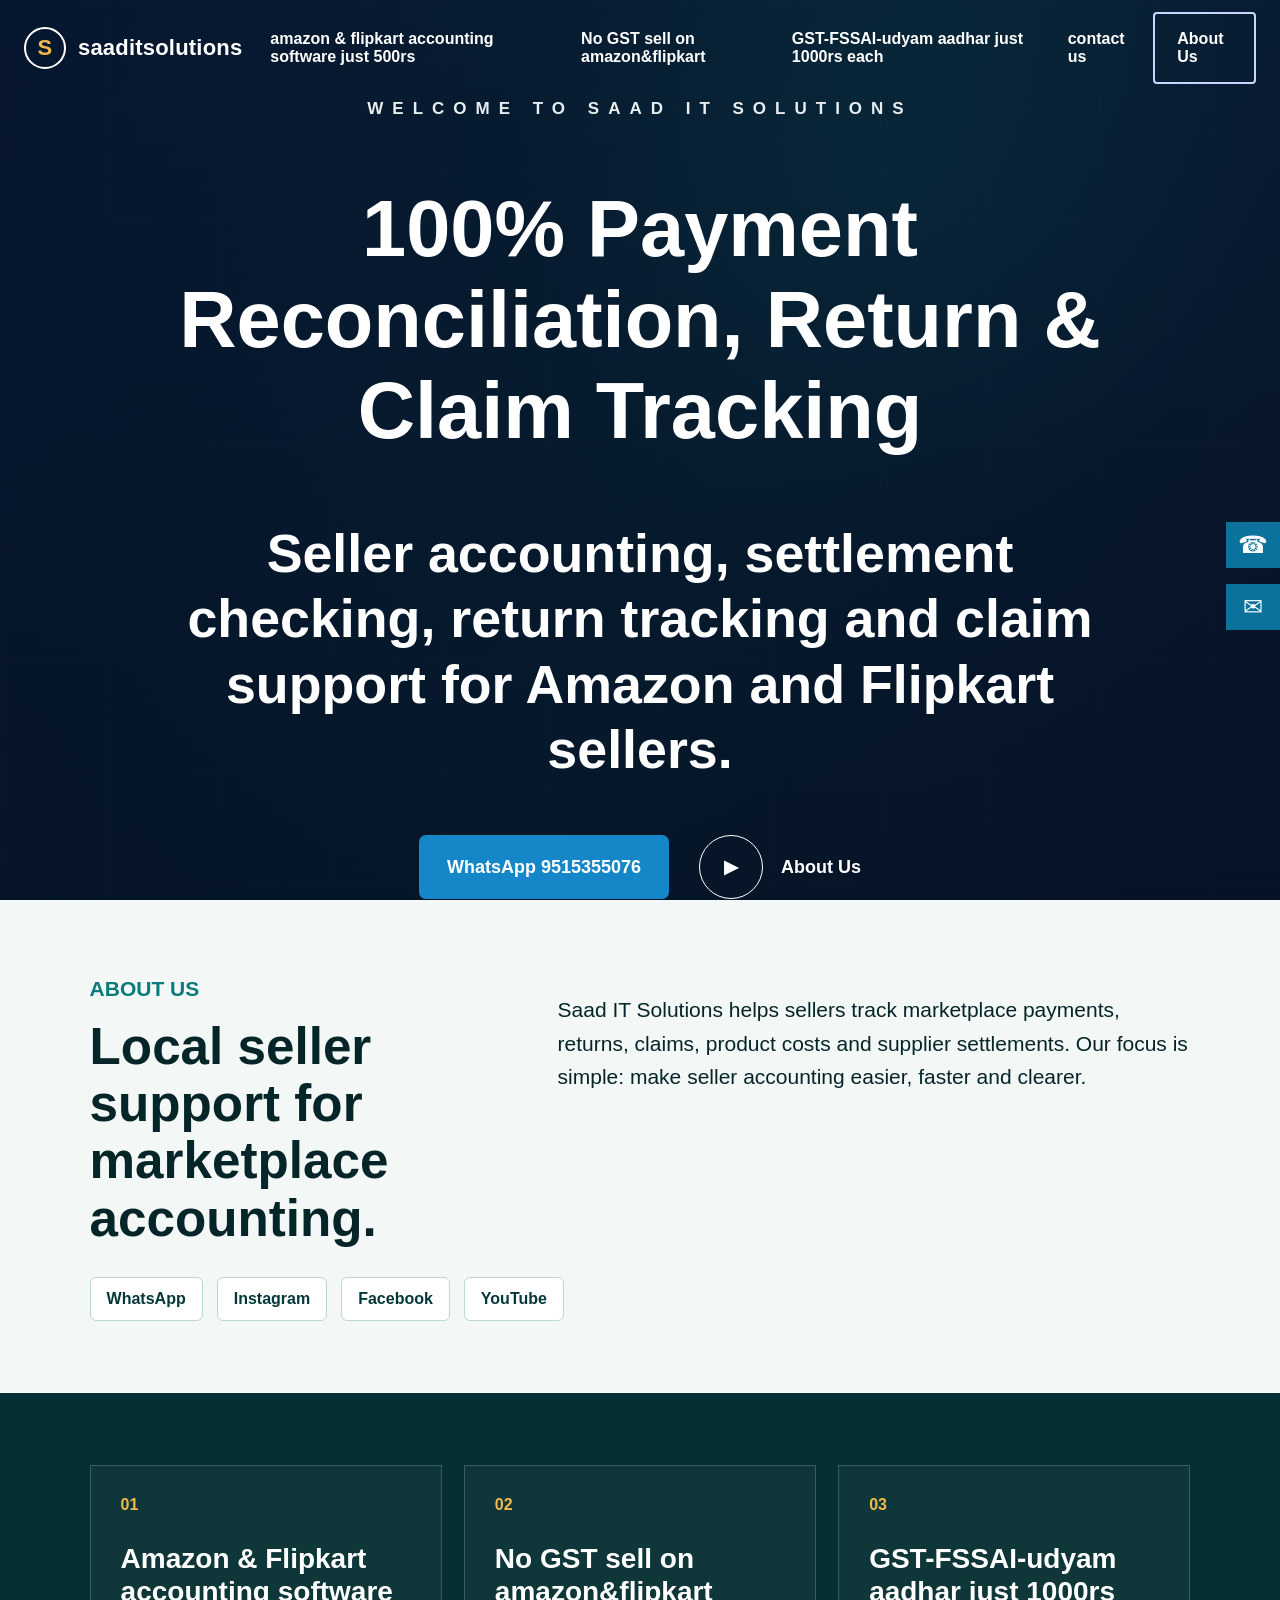
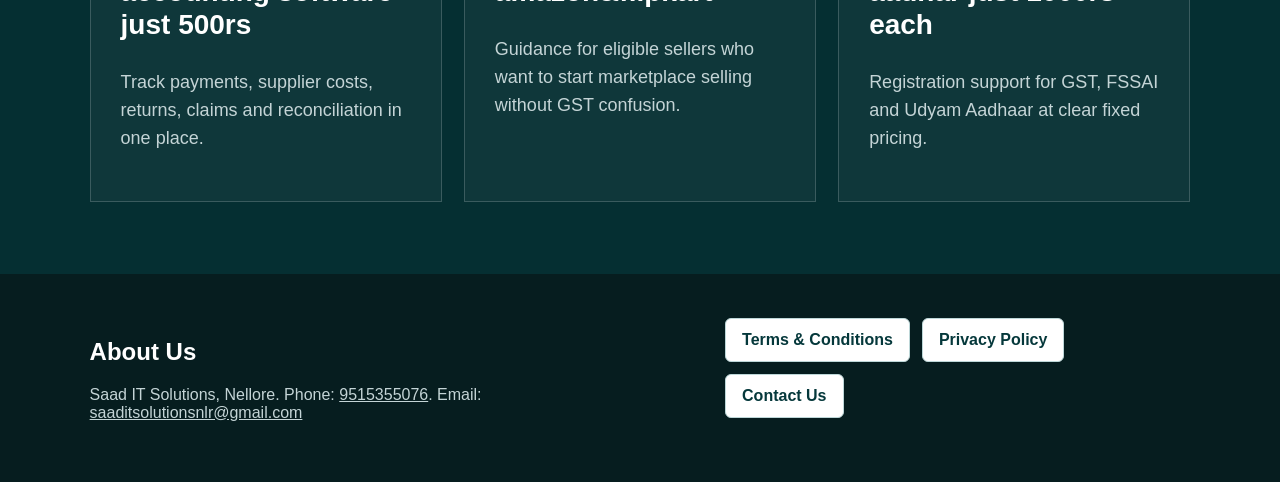
<file: index.html>
<!doctype html>
<html lang="en">
<head>
  <meta charset="utf-8">
  <meta name="viewport" content="width=device-width, initial-scale=1">
  <title>Saad IT Solutions | Amazon & Flipkart Seller Services</title>
  <meta name="description" content="Saad IT Solutions provides Amazon and Flipkart seller accounting software, payment reconciliation, return tracking, claim tracking, GST, FSSAI and Udyam Aadhaar support.">
  <link rel="stylesheet" href="styles.css">
</head>
<body>
  <header class="site-header">
    <nav class="nav">
      <a class="brand" href="index.html" aria-label="Saad IT Solutions home">
        <span class="brand-mark">S</span>
        <span>saaditsolutions</span>
      </a>
      <button class="menu-button" type="button" aria-label="Open menu">☰</button>
      <div class="nav-links">
        <a href="#software">amazon & flipkart accounting software just 500rs</a>
        <a href="#nogst">No GST sell on amazon&flipkart</a>
        <a href="#registrations">GST-FSSAI-udyam aadhar just 1000rs each</a>
        <a href="contact-us.html">contact us</a>
        <a class="outline-link" href="#about">About Us</a>
      </div>
    </nav>
  </header>

  <main>
    <section class="hero">
      <div class="hero-overlay"></div>
      <div class="hero-content">
        <p class="eyebrow">WELCOME TO SAAD IT SOLUTIONS</p>
        <h1>100% Payment Reconciliation, Return & Claim Tracking</h1>
        <p class="hero-subtitle">Seller accounting, settlement checking, return tracking and claim support for Amazon and Flipkart sellers.</p>
        <div class="hero-actions">
          <a class="primary-button" href="https://wa.me/919515355076">WhatsApp 9515355076</a>
          <a class="play-link" href="#about"><span>▶</span> About Us</a>
        </div>
      </div>
      <aside class="floating-contact" aria-label="Quick contact">
        <a href="tel:+919515355076">☎</a>
        <a href="mailto:saaditsolutionsnlr@gmail.com">✉</a>
      </aside>
    </section>

    <section id="about" class="section about-band">
      <div class="section-grid">
        <div>
          <p class="section-kicker">About Us</p>
          <h2>Local seller support for marketplace accounting.</h2>
        </div>
        <p>Saad IT Solutions helps sellers track marketplace payments, returns, claims, product costs and supplier settlements. Our focus is simple: make seller accounting easier, faster and clearer.</p>
      </div>
      <div class="social-row">
        <a href="https://wa.me/919515355076" target="_blank" rel="noopener">WhatsApp</a>
        <a href="https://www.instagram.com/saaditsolutionsnlr" target="_blank" rel="noopener">Instagram</a>
        <a href="https://www.facebook.com/profile.php?id=61586470355274" target="_blank" rel="noopener">Facebook</a>
        <a href="https://www.youtube.com/@sardarsaadit" target="_blank" rel="noopener">YouTube</a>
      </div>
    </section>

    <section class="section services">
      <article id="software" class="service-card">
        <span class="service-number">01</span>
        <h3>Amazon & Flipkart accounting software just 500rs</h3>
        <p>Track payments, supplier costs, returns, claims and reconciliation in one place.</p>
      </article>
      <article id="nogst" class="service-card">
        <span class="service-number">02</span>
        <h3>No GST sell on amazon&flipkart</h3>
        <p>Guidance for eligible sellers who want to start marketplace selling without GST confusion.</p>
      </article>
      <article id="registrations" class="service-card">
        <span class="service-number">03</span>
        <h3>GST-FSSAI-udyam aadhar just 1000rs each</h3>
        <p>Registration support for GST, FSSAI and Udyam Aadhaar at clear fixed pricing.</p>
      </article>
    </section>
  </main>

  <footer class="site-footer">
    <div>
      <h2>About Us</h2>
      <p>Saad IT Solutions, Nellore. Phone: <a href="https://wa.me/919515355076">9515355076</a>. Email: <a href="mailto:saaditsolutionsnlr@gmail.com">saaditsolutionsnlr@gmail.com</a></p>
    </div>
    <div class="footer-links">
      <a href="terms-conditions.html">Terms & Conditions</a>
      <a href="privacy-policy.html">Privacy Policy</a>
      <a href="contact-us.html">Contact Us</a>
    </div>
  </footer>
</body>
</html>
</file>
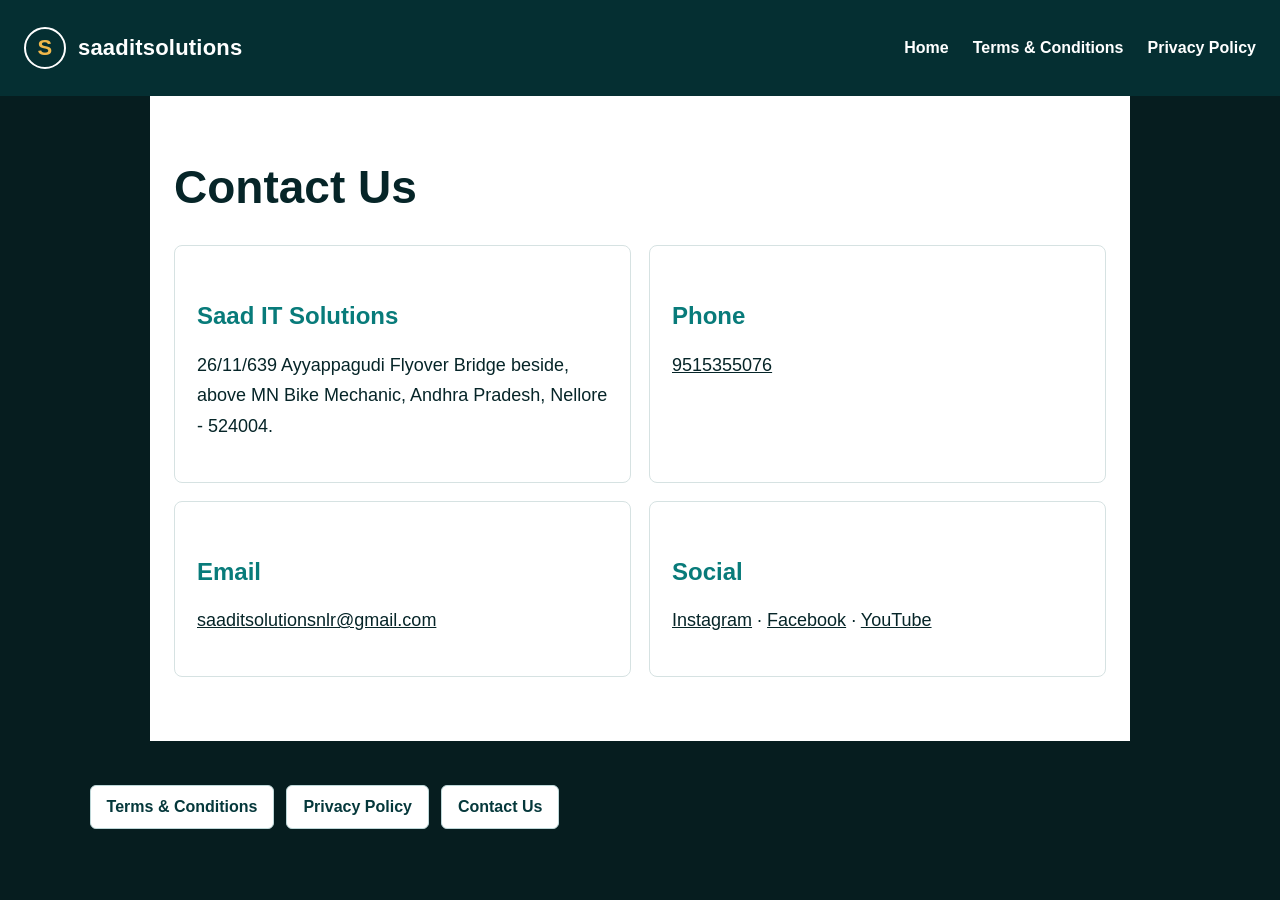
<file: contact-us.html>
<!doctype html>
<html lang="en">
<head>
  <meta charset="utf-8">
  <meta name="viewport" content="width=device-width, initial-scale=1">
  <title>Contact Us | Saad IT Solutions</title>
  <link rel="stylesheet" href="styles.css">
</head>
<body>
  <header class="site-header compact">
    <nav class="nav">
      <a class="brand" href="index.html"><span class="brand-mark">S</span><span>saaditsolutions</span></a>
      <div class="nav-links legal-nav">
        <a href="index.html">Home</a>
        <a href="terms-conditions.html">Terms & Conditions</a>
        <a href="privacy-policy.html">Privacy Policy</a>
      </div>
    </nav>
  </header>
  <main class="legal-page contact-page">
    <h1>Contact Us</h1>
    <div class="contact-grid">
      <section>
        <h2>Saad IT Solutions</h2>
        <p>26/11/639 Ayyappagudi Flyover Bridge beside, above MN Bike Mechanic, Andhra Pradesh, Nellore - 524004.</p>
      </section>
      <section>
        <h2>Phone</h2>
        <p><a href="https://wa.me/919515355076">9515355076</a></p>
      </section>
      <section>
        <h2>Email</h2>
        <p><a href="mailto:saaditsolutionsnlr@gmail.com">saaditsolutionsnlr@gmail.com</a></p>
      </section>
      <section>
        <h2>Social</h2>
        <p><a href="https://www.instagram.com/saaditsolutionsnlr">Instagram</a> · <a href="https://www.facebook.com/profile.php?id=61586470355274">Facebook</a> · <a href="https://www.youtube.com/@sardarsaadit">YouTube</a></p>
      </section>
    </div>
  </main>
  <footer class="site-footer">
    <div class="footer-links">
      <a href="terms-conditions.html">Terms & Conditions</a>
      <a href="privacy-policy.html">Privacy Policy</a>
      <a href="contact-us.html">Contact Us</a>
    </div>
  </footer>
</body>
</html>
</file>
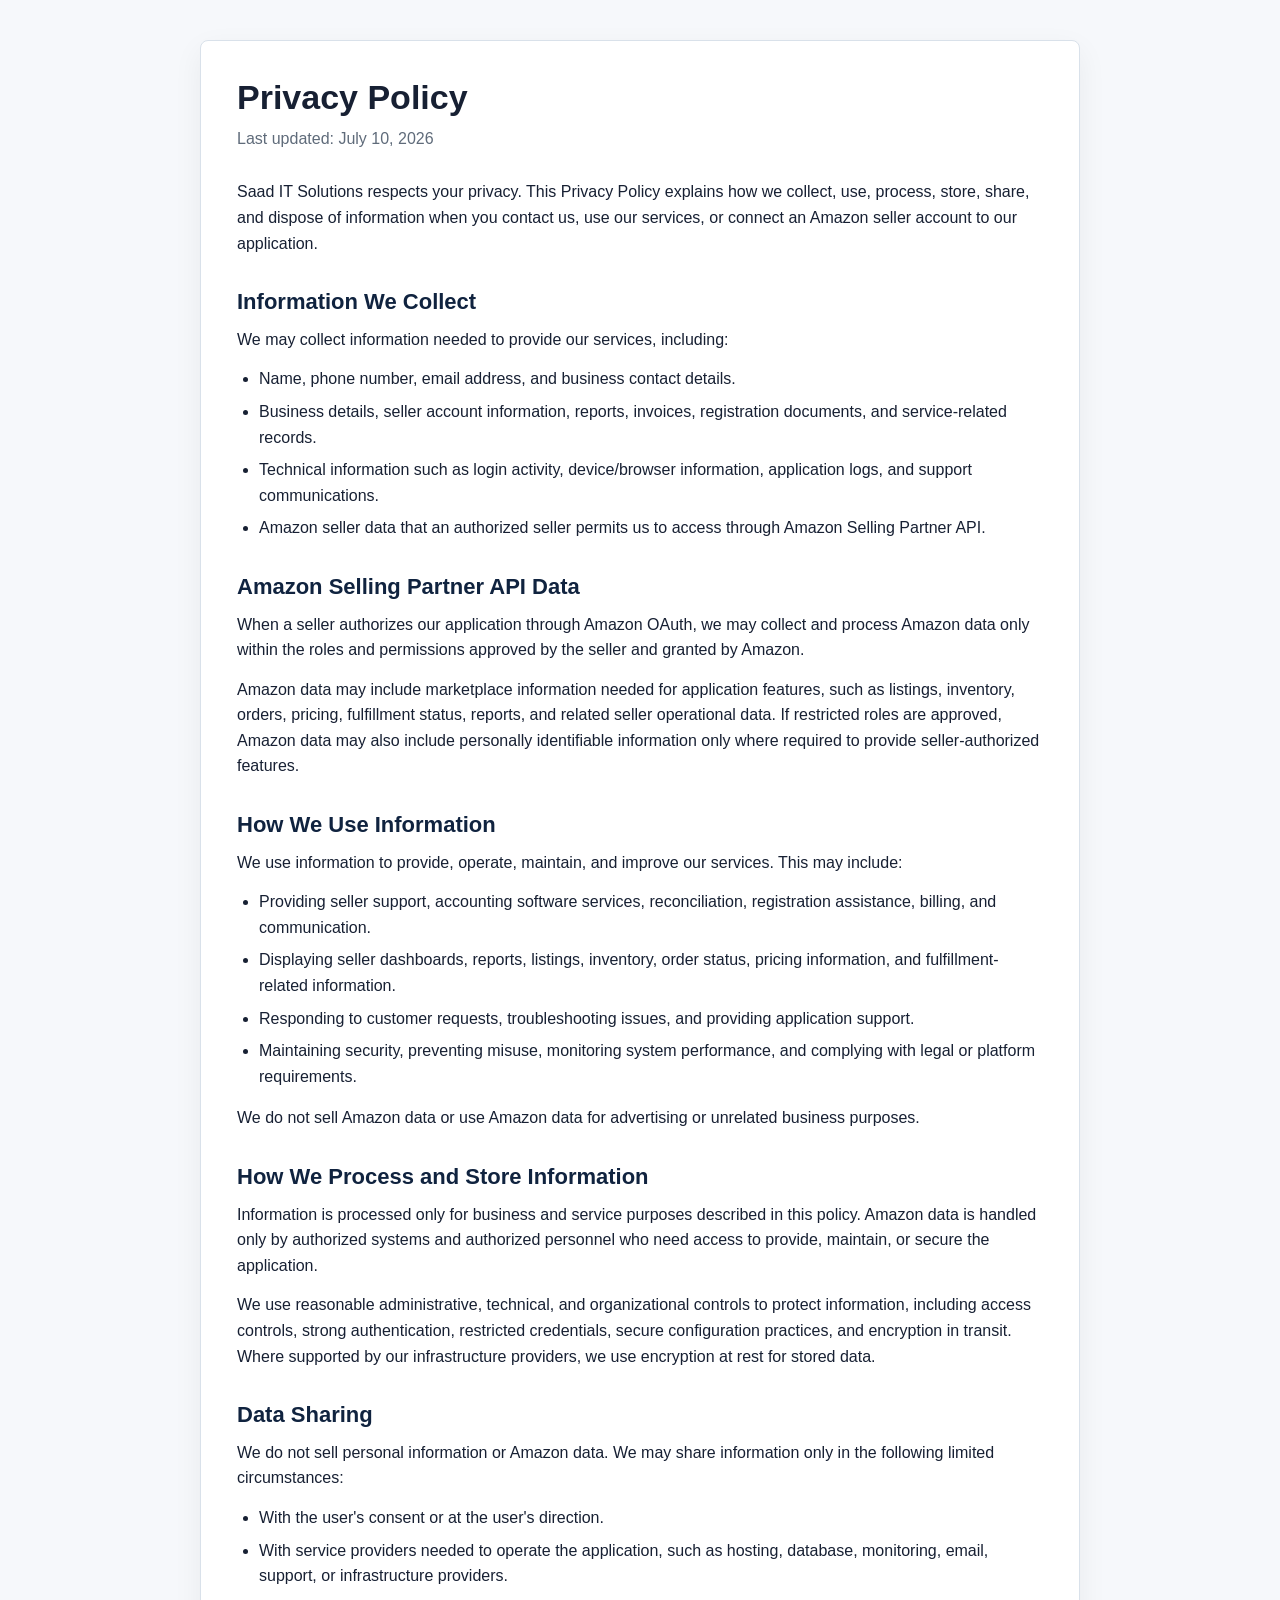
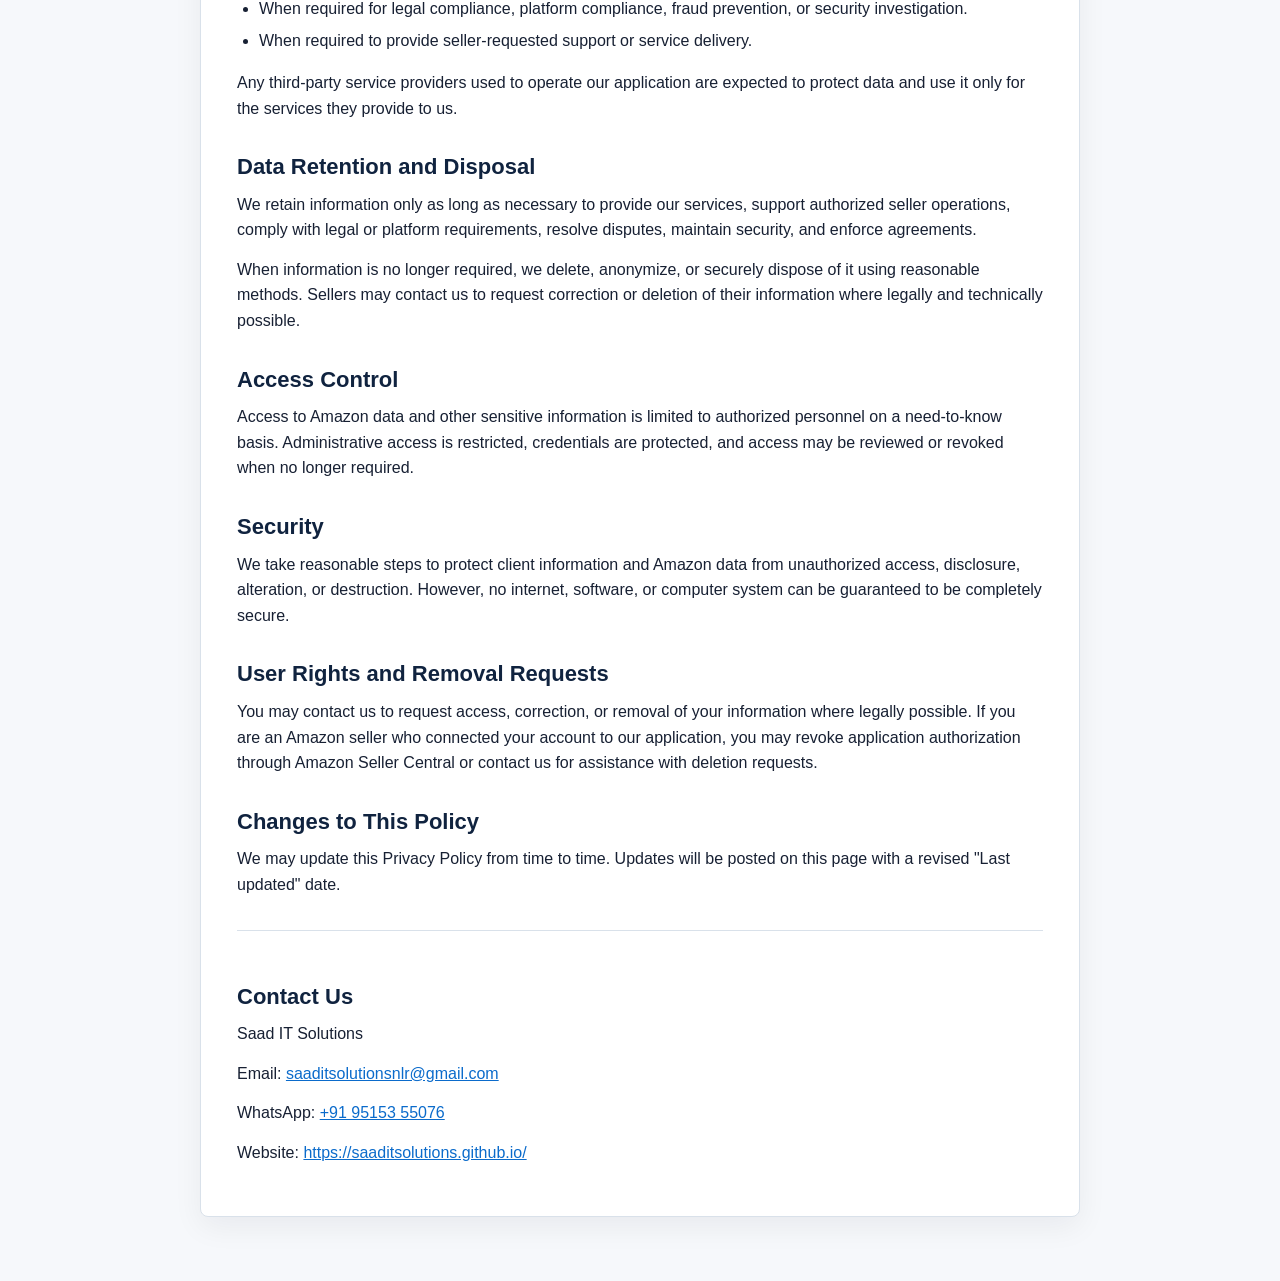
<file: privacy-policy.html>
<!doctype html>
<html lang="en">
<head>
  <meta charset="utf-8">
  <meta name="viewport" content="width=device-width, initial-scale=1">
  <title>Privacy Policy | Saad IT Solutions</title>
  <meta name="description" content="Privacy Policy and Amazon Selling Partner API data handling policy for Saad IT Solutions.">
  <style>
    :root {
      color-scheme: light;
      --text: #172033;
      --muted: #5f6b7a;
      --line: #d9e1ea;
      --bg: #f6f8fb;
      --panel: #ffffff;
      --accent: #0b6bcb;
    }

    * {
      box-sizing: border-box;
    }

    body {
      margin: 0;
      font-family: Arial, Helvetica, sans-serif;
      line-height: 1.6;
      color: var(--text);
      background: var(--bg);
    }

    main {
      max-width: 920px;
      margin: 0 auto;
      padding: 40px 20px 64px;
    }

    .document {
      background: var(--panel);
      border: 1px solid var(--line);
      border-radius: 8px;
      padding: 36px;
      box-shadow: 0 10px 30px rgba(15, 23, 42, 0.06);
    }

    h1 {
      margin: 0 0 8px;
      font-size: 34px;
      line-height: 1.2;
    }

    h2 {
      margin: 32px 0 10px;
      font-size: 22px;
      line-height: 1.3;
      color: #10233f;
    }

    p {
      margin: 0 0 14px;
    }

    ul {
      margin: 0 0 16px 22px;
      padding: 0;
    }

    li {
      margin: 7px 0;
    }

    a {
      color: var(--accent);
    }

    .updated {
      color: var(--muted);
      margin-bottom: 28px;
    }

    .contact {
      border-top: 1px solid var(--line);
      margin-top: 32px;
      padding-top: 20px;
    }

    @media (max-width: 640px) {
      main {
        padding: 20px 12px 40px;
      }

      .document {
        padding: 22px;
      }

      h1 {
        font-size: 28px;
      }
    }
  </style>
</head>
<body>
  <main>
    <article class="document">
      <h1>Privacy Policy</h1>
      <p class="updated">Last updated: July 10, 2026</p>

      <p>Saad IT Solutions respects your privacy. This Privacy Policy explains how we collect, use, process, store, share, and dispose of information when you contact us, use our services, or connect an Amazon seller account to our application.</p>

      <h2>Information We Collect</h2>
      <p>We may collect information needed to provide our services, including:</p>
      <ul>
        <li>Name, phone number, email address, and business contact details.</li>
        <li>Business details, seller account information, reports, invoices, registration documents, and service-related records.</li>
        <li>Technical information such as login activity, device/browser information, application logs, and support communications.</li>
        <li>Amazon seller data that an authorized seller permits us to access through Amazon Selling Partner API.</li>
      </ul>

      <h2>Amazon Selling Partner API Data</h2>
      <p>When a seller authorizes our application through Amazon OAuth, we may collect and process Amazon data only within the roles and permissions approved by the seller and granted by Amazon.</p>
      <p>Amazon data may include marketplace information needed for application features, such as listings, inventory, orders, pricing, fulfillment status, reports, and related seller operational data. If restricted roles are approved, Amazon data may also include personally identifiable information only where required to provide seller-authorized features.</p>

      <h2>How We Use Information</h2>
      <p>We use information to provide, operate, maintain, and improve our services. This may include:</p>
      <ul>
        <li>Providing seller support, accounting software services, reconciliation, registration assistance, billing, and communication.</li>
        <li>Displaying seller dashboards, reports, listings, inventory, order status, pricing information, and fulfillment-related information.</li>
        <li>Responding to customer requests, troubleshooting issues, and providing application support.</li>
        <li>Maintaining security, preventing misuse, monitoring system performance, and complying with legal or platform requirements.</li>
      </ul>
      <p>We do not sell Amazon data or use Amazon data for advertising or unrelated business purposes.</p>

      <h2>How We Process and Store Information</h2>
      <p>Information is processed only for business and service purposes described in this policy. Amazon data is handled only by authorized systems and authorized personnel who need access to provide, maintain, or secure the application.</p>
      <p>We use reasonable administrative, technical, and organizational controls to protect information, including access controls, strong authentication, restricted credentials, secure configuration practices, and encryption in transit. Where supported by our infrastructure providers, we use encryption at rest for stored data.</p>

      <h2>Data Sharing</h2>
      <p>We do not sell personal information or Amazon data. We may share information only in the following limited circumstances:</p>
      <ul>
        <li>With the user's consent or at the user's direction.</li>
        <li>With service providers needed to operate the application, such as hosting, database, monitoring, email, support, or infrastructure providers.</li>
        <li>When required for legal compliance, platform compliance, fraud prevention, or security investigation.</li>
        <li>When required to provide seller-requested support or service delivery.</li>
      </ul>
      <p>Any third-party service providers used to operate our application are expected to protect data and use it only for the services they provide to us.</p>

      <h2>Data Retention and Disposal</h2>
      <p>We retain information only as long as necessary to provide our services, support authorized seller operations, comply with legal or platform requirements, resolve disputes, maintain security, and enforce agreements.</p>
      <p>When information is no longer required, we delete, anonymize, or securely dispose of it using reasonable methods. Sellers may contact us to request correction or deletion of their information where legally and technically possible.</p>

      <h2>Access Control</h2>
      <p>Access to Amazon data and other sensitive information is limited to authorized personnel on a need-to-know basis. Administrative access is restricted, credentials are protected, and access may be reviewed or revoked when no longer required.</p>

      <h2>Security</h2>
      <p>We take reasonable steps to protect client information and Amazon data from unauthorized access, disclosure, alteration, or destruction. However, no internet, software, or computer system can be guaranteed to be completely secure.</p>

      <h2>User Rights and Removal Requests</h2>
      <p>You may contact us to request access, correction, or removal of your information where legally possible. If you are an Amazon seller who connected your account to our application, you may revoke application authorization through Amazon Seller Central or contact us for assistance with deletion requests.</p>

      <h2>Changes to This Policy</h2>
      <p>We may update this Privacy Policy from time to time. Updates will be posted on this page with a revised "Last updated" date.</p>

      <div class="contact">
        <h2>Contact Us</h2>
        <p>Saad IT Solutions</p>
        <p>Email: <a href="mailto:saaditsolutionsnlr@gmail.com">saaditsolutionsnlr@gmail.com</a></p>
        <p>WhatsApp: <a href="https://wa.me/919515355076">+91 95153 55076</a></p>
        <p>Website: <a href="https://saaditsolutions.github.io/">https://saaditsolutions.github.io/</a></p>
      </div>
    </article>
  </main>
</body>
</html>
</file>
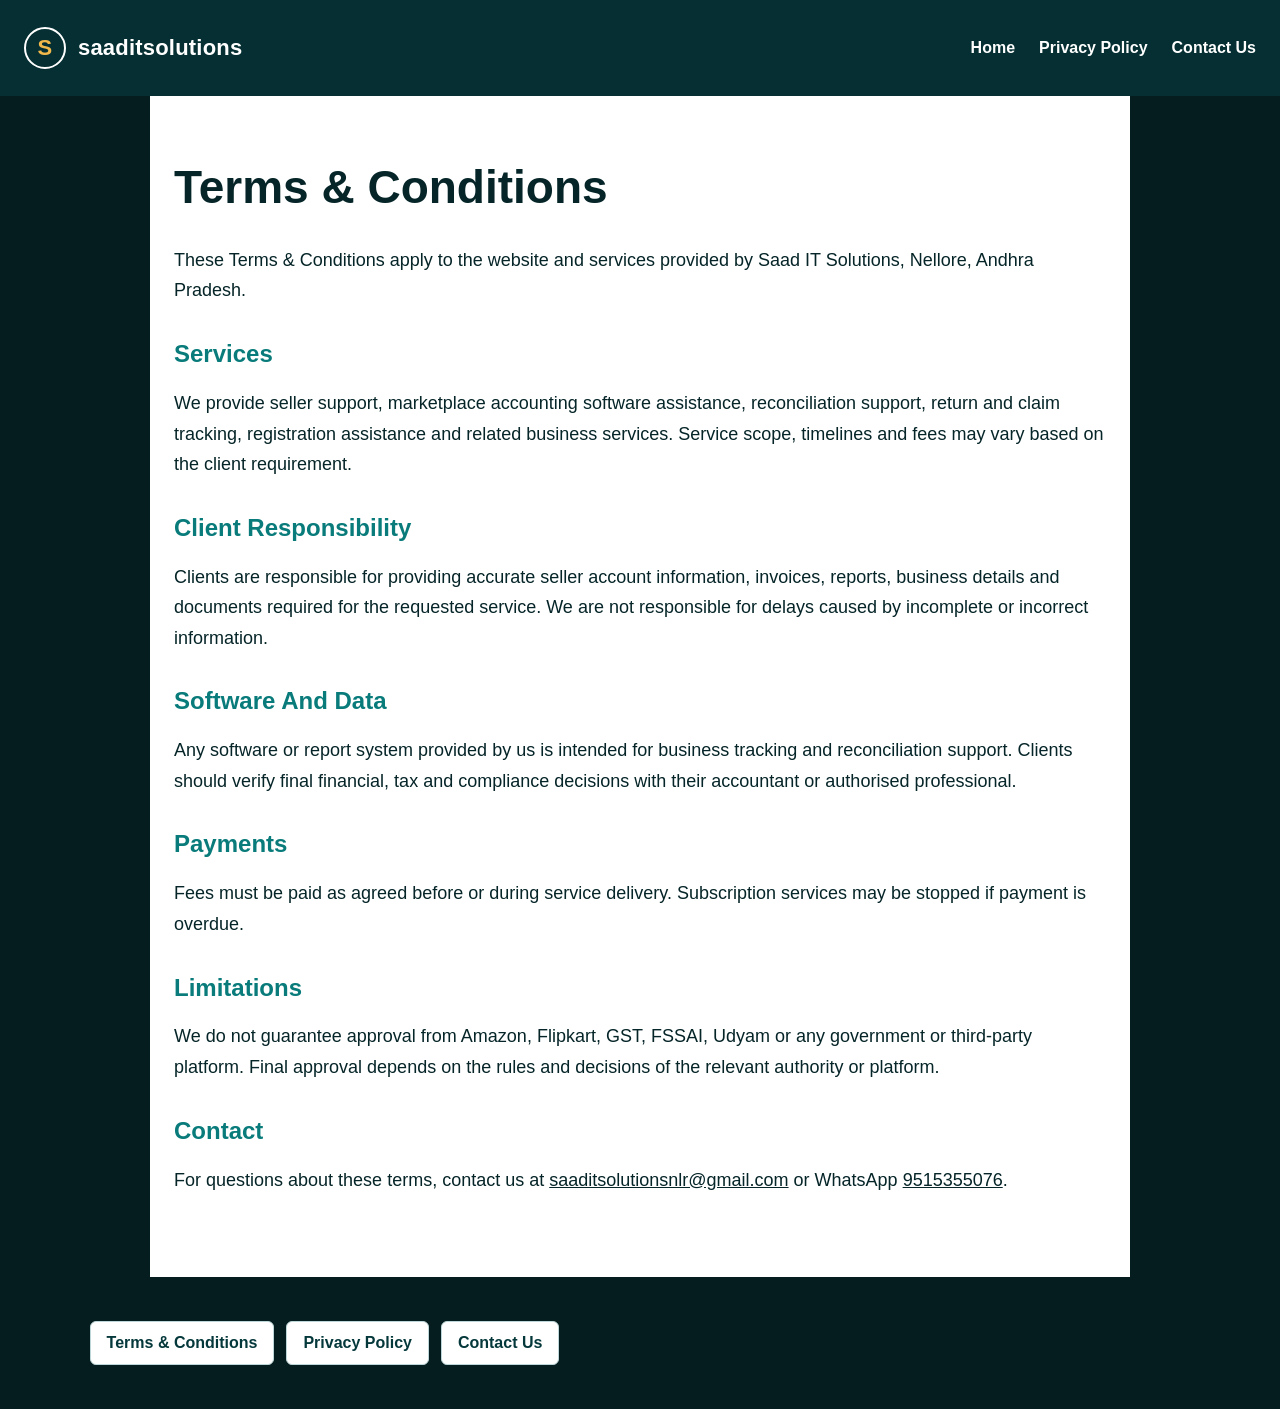
<file: terms-conditions.html>
<!doctype html>
<html lang="en">
<head>
  <meta charset="utf-8">
  <meta name="viewport" content="width=device-width, initial-scale=1">
  <title>Terms & Conditions | Saad IT Solutions</title>
  <link rel="stylesheet" href="styles.css">
</head>
<body>
  <header class="site-header compact">
    <nav class="nav">
      <a class="brand" href="index.html"><span class="brand-mark">S</span><span>saaditsolutions</span></a>
      <div class="nav-links legal-nav">
        <a href="index.html">Home</a>
        <a href="privacy-policy.html">Privacy Policy</a>
        <a href="contact-us.html">Contact Us</a>
      </div>
    </nav>
  </header>
  <main class="legal-page">
    <h1>Terms & Conditions</h1>
    <p>These Terms & Conditions apply to the website and services provided by Saad IT Solutions, Nellore, Andhra Pradesh.</p>

    <h2>Services</h2>
    <p>We provide seller support, marketplace accounting software assistance, reconciliation support, return and claim tracking, registration assistance and related business services. Service scope, timelines and fees may vary based on the client requirement.</p>

    <h2>Client Responsibility</h2>
    <p>Clients are responsible for providing accurate seller account information, invoices, reports, business details and documents required for the requested service. We are not responsible for delays caused by incomplete or incorrect information.</p>

    <h2>Software And Data</h2>
    <p>Any software or report system provided by us is intended for business tracking and reconciliation support. Clients should verify final financial, tax and compliance decisions with their accountant or authorised professional.</p>

    <h2>Payments</h2>
    <p>Fees must be paid as agreed before or during service delivery. Subscription services may be stopped if payment is overdue.</p>

    <h2>Limitations</h2>
    <p>We do not guarantee approval from Amazon, Flipkart, GST, FSSAI, Udyam or any government or third-party platform. Final approval depends on the rules and decisions of the relevant authority or platform.</p>

    <h2>Contact</h2>
    <p>For questions about these terms, contact us at <a href="mailto:saaditsolutionsnlr@gmail.com">saaditsolutionsnlr@gmail.com</a> or WhatsApp <a href="https://wa.me/919515355076">9515355076</a>.</p>
  </main>
  <footer class="site-footer">
    <div class="footer-links">
      <a href="terms-conditions.html">Terms & Conditions</a>
      <a href="privacy-policy.html">Privacy Policy</a>
      <a href="contact-us.html">Contact Us</a>
    </div>
  </footer>
</body>
</html>
</file>
<file: styles.css>
:root {
  --bg: #061d1f;
  --bg-soft: #0c3437;
  --teal: #087b7a;
  --teal-light: #18a6a1;
  --gold: #f1b84b;
  --text: #ffffff;
  --muted: #c4d4d6;
  --paper: #f4f8f8;
  --ink: #062528;
  --line: rgba(255,255,255,.18);
}

* { box-sizing: border-box; }

body {
  margin: 0;
  font-family: Arial, Helvetica, sans-serif;
  color: var(--text);
  background: var(--bg);
}

a { color: inherit; }

.site-header {
  position: absolute;
  inset: 0 0 auto 0;
  z-index: 10;
}

.site-header.compact {
  position: static;
  background: #052f32;
}

.nav {
  width: min(1480px, calc(100% - 48px));
  margin: 0 auto;
  min-height: 96px;
  display: flex;
  align-items: center;
  gap: 28px;
}

.brand {
  display: inline-flex;
  align-items: center;
  gap: 12px;
  text-decoration: none;
  font-size: 22px;
  font-weight: 800;
  letter-spacing: .2px;
}

.brand-mark {
  width: 42px;
  height: 42px;
  display: grid;
  place-items: center;
  border: 2px solid #fff;
  border-radius: 50%;
  color: var(--gold);
  font-weight: 900;
}

.menu-button {
  display: none;
}

.nav-links {
  margin-left: auto;
  display: flex;
  align-items: center;
  gap: 24px;
  font-size: 16px;
  font-weight: 700;
}

.nav-links a {
  text-decoration: none;
}

.outline-link {
  border: 2px solid #c8d5ff;
  padding: 16px 22px;
  border-radius: 4px;
}

.hero {
  min-height: 100vh;
  position: relative;
  display: grid;
  place-items: center;
  overflow: hidden;
  background:
    linear-gradient(rgba(6, 22, 46, .74), rgba(5, 18, 38, .9)),
    radial-gradient(circle at 70% 20%, rgba(24, 166, 161, .32), transparent 32%),
    linear-gradient(120deg, #07152f, #0d3f43 55%, #11152e);
}

.hero::before {
  content: "";
  position: absolute;
  inset: 0;
  background:
    linear-gradient(90deg, rgba(255,255,255,.03) 1px, transparent 1px),
    linear-gradient(rgba(255,255,255,.025) 1px, transparent 1px);
  background-size: 110px 110px;
  opacity: .35;
}

.hero-content {
  position: relative;
  width: min(1160px, calc(100% - 36px));
  text-align: center;
  padding-top: 96px;
}

.eyebrow {
  margin: 0 0 64px;
  letter-spacing: 9px;
  font-size: 17px;
  font-weight: 800;
  color: #e8eef0;
}

.hero h1 {
  margin: 0 auto;
  max-width: 1050px;
  font-size: clamp(46px, 6.2vw, 86px);
  line-height: 1.15;
  font-weight: 900;
}

.hero-subtitle {
  margin: 64px auto 0;
  max-width: 980px;
  font-size: clamp(30px, 4.2vw, 58px);
  line-height: 1.22;
  font-weight: 850;
}

.hero-actions {
  margin-top: 52px;
  display: flex;
  justify-content: center;
  align-items: center;
  gap: 30px;
  flex-wrap: wrap;
}

.primary-button {
  display: inline-flex;
  align-items: center;
  justify-content: center;
  min-width: 250px;
  min-height: 64px;
  background: #1586c8;
  color: #fff;
  text-decoration: none;
  border-radius: 7px;
  font-weight: 800;
  font-size: 18px;
}

.play-link {
  display: inline-flex;
  align-items: center;
  gap: 18px;
  text-decoration: none;
  font-size: 18px;
  font-weight: 800;
}

.play-link span {
  width: 64px;
  height: 64px;
  display: grid;
  place-items: center;
  border: 1px solid #fff;
  border-radius: 50%;
}

.floating-contact {
  position: fixed;
  right: 0;
  top: 58%;
  z-index: 20;
  display: grid;
  gap: 16px;
}

.floating-contact a {
  width: 54px;
  height: 46px;
  display: grid;
  place-items: center;
  background: #0b719d;
  color: #fff;
  text-decoration: none;
  font-size: 24px;
}

.section {
  padding: 72px min(7vw, 110px);
}

.about-band {
  background: #f3f7f6;
  color: var(--ink);
}

.section-grid {
  display: grid;
  grid-template-columns: minmax(260px, 420px) 1fr;
  gap: 48px;
  align-items: start;
}

.section-kicker {
  margin: 0 0 12px;
  color: var(--teal);
  font-weight: 900;
  text-transform: uppercase;
}

.about-band h2 {
  margin: 0;
  font-size: clamp(30px, 4vw, 52px);
  line-height: 1.12;
}

.about-band p {
  font-size: 21px;
  line-height: 1.6;
}

.social-row {
  display: flex;
  flex-wrap: wrap;
  gap: 14px;
  margin-top: 30px;
}

.social-row a,
.footer-links a {
  color: #05383b;
  text-decoration: none;
  border: 1px solid #bdd7d8;
  padding: 12px 16px;
  border-radius: 6px;
  background: #fff;
  font-weight: 800;
}

.services {
  display: grid;
  grid-template-columns: repeat(3, 1fr);
  gap: 22px;
  background: #052f32;
}

.service-card {
  border: 1px solid var(--line);
  padding: 30px;
  min-height: 250px;
  background: rgba(255,255,255,.04);
}

.service-number {
  color: var(--gold);
  font-weight: 900;
}

.service-card h3 {
  font-size: 28px;
  line-height: 1.18;
}

.service-card p {
  color: var(--muted);
  font-size: 18px;
  line-height: 1.55;
}

.site-footer {
  display: flex;
  justify-content: space-between;
  gap: 32px;
  padding: 44px min(7vw, 110px);
  background: #061d1f;
  color: #fff;
}

.site-footer p {
  max-width: 760px;
  color: var(--muted);
}

.footer-links {
  display: flex;
  gap: 12px;
  flex-wrap: wrap;
  align-content: start;
}

.legal-page {
  max-width: 980px;
  margin: 0 auto;
  padding: 64px 24px;
  color: var(--ink);
  background: #fff;
  min-height: 70vh;
}

.legal-page h1 {
  font-size: 46px;
  margin-top: 0;
}

.legal-page h2 {
  margin-top: 34px;
  color: var(--teal);
}

.legal-page p {
  font-size: 18px;
  line-height: 1.7;
}

.contact-grid {
  display: grid;
  grid-template-columns: repeat(2, 1fr);
  gap: 18px;
}

.contact-grid section {
  border: 1px solid #d6e2e2;
  border-radius: 8px;
  padding: 22px;
}

@media (max-width: 900px) {
  .site-header {
    position: static;
    background: #052f32;
  }
  .nav {
    width: min(100% - 28px, 760px);
    min-height: auto;
    padding: 18px 0;
    align-items: flex-start;
    flex-direction: column;
  }
  .menu-button { display: none; }
  .nav-links {
    margin-left: 0;
    flex-direction: column;
    align-items: flex-start;
    gap: 14px;
  }
  .outline-link {
    padding: 10px 14px;
  }
  .hero {
    min-height: auto;
    padding: 72px 0;
  }
  .hero-content {
    padding-top: 0;
  }
  .eyebrow {
    margin-bottom: 34px;
    letter-spacing: 5px;
  }
  .hero-subtitle {
    margin-top: 36px;
  }
  .section-grid,
  .services,
  .contact-grid {
    grid-template-columns: 1fr;
  }
  .site-footer {
    flex-direction: column;
  }
}
</file>
